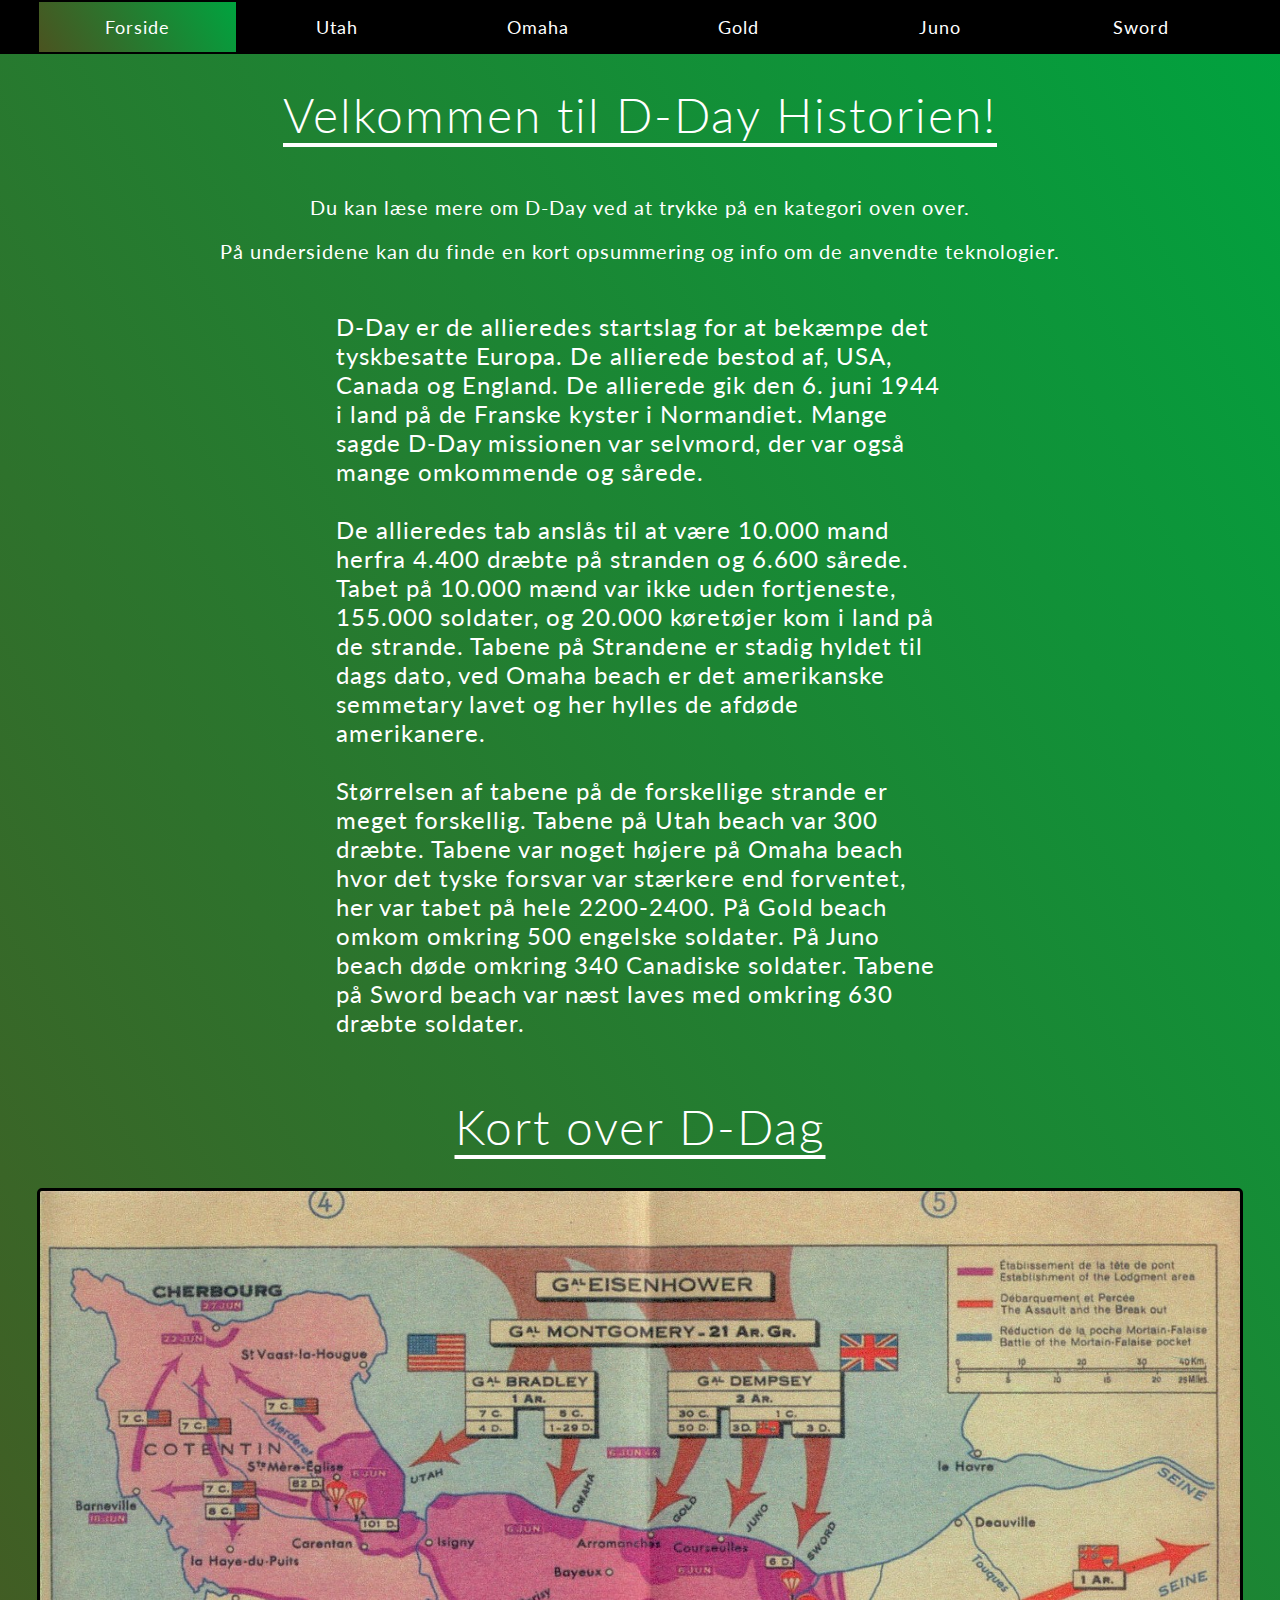
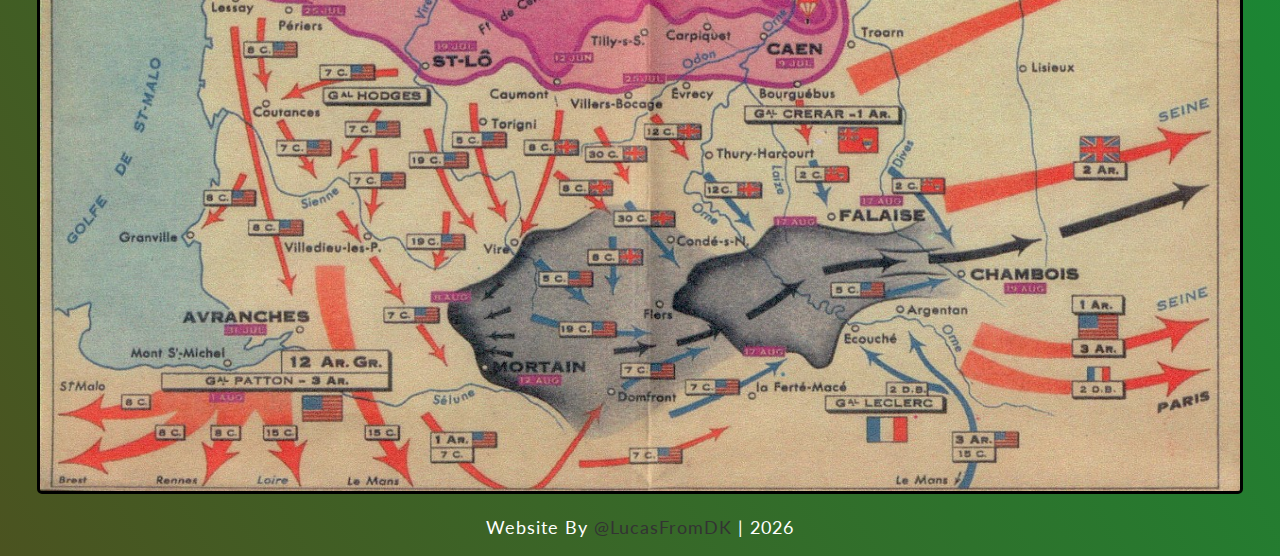
<file: index.html>
<!DOCTYPE html>
<html lang="en">

<!-- Primary Meta Tags -->
<title>D-Day Historien | Forside</title>
<meta name="title" content="D-Day Historien | Forside" />
<meta name="description" content="Lær mere om D-Day her, det er gratis og lige til!" />

<!-- Open Graph / Facebook -->
<meta property="og:type" content="website" />
<meta property="og:url" content="https://lucasfromdk.me/DDU/index.html" />
<meta property="og:title" content="D-Day Historien | Forside" />
<meta property="og:description" content="Lær mere om D-Day her, det er gratis og lige til!" />
<meta property="og:image" content="https://raw.githubusercontent.com/LucasFromDK/DDU/main/src/images/D-Day%20Map.jpg" />

<!-- Twitter -->
<meta property="twitter:card" content="summary_large_image" />
<meta property="twitter:url" content="https://lucasfromdk.me/DDU/index.html" />
<meta property="twitter:title" content="D-Day Historien | Forside" />
<meta property="twitter:description" content="Lær mere om D-Day her, det er gratis og lige til!" />
<meta property="twitter:image"
  content="https://raw.githubusercontent.com/LucasFromDK/DDU/main/src/images/D-Day%20Map.jpg" />

<head>
  <meta charset="UTF-8">
  <title>D-Day Historien | Forside</title>
  <link rel="shortcut icon" type="image/png" href="src/images/Favicon.png">
  <link rel="stylesheet" href="./style.css">
</head>

<body>
  <div class="topnav">
    <a class="active" href="index.html">Forside</a>
    <a class="topButton" href="utah.html">Utah</a>
    <a class="topButton" href="omaha.html">Omaha</a>
    <a class="topButton" href="gold.html">Gold</a>
    <a class="topButton" href="juno.html">Juno</a>
    <a class="topButton" href="sword.html">Sword</a>
  </div>

  <!--Hey! Welcome To The Console!-->
  <div class="header">

    <!--Content before Footer-->
    <div class="inner-header flex">
      <h1>Velkommen til D-Day Historien!</h1>
    </div>

    <div class="container">
      <p class="infoText" ;>Du kan læse mere om D-Day ved at trykke på en kategori oven over.</p>
      <p class="infoText">På undersidene kan du finde en kort opsummering og info om de anvendte teknologier.</p>

      <div class="center">
        <p class="textBox">
          D-Day er de allieredes startslag for at bekæmpe det tyskbesatte Europa.
          De allierede bestod af, USA, Canada og England. De allierede gik den 6. juni 1944 i land på de Franske kyster i Normandiet.
          Mange sagde D-Day missionen var selvmord, der var også mange omkommende og sårede. <br><br>

          De allieredes tab anslås til at være 10.000 mand herfra 4.400 dræbte på stranden og 6.600 sårede.
          Tabet på 10.000 mænd var ikke uden fortjeneste, 155.000 soldater, og 20.000 køretøjer kom i land på de strande.
          Tabene på Strandene er stadig hyldet til dags dato, ved Omaha beach er det amerikanske semmetary lavet og her hylles de afdøde amerikanere. <br><br>
          
          Størrelsen af tabene på de forskellige strande er meget forskellig. 
          Tabene på Utah beach var 300 dræbte. Tabene var noget højere på Omaha beach hvor det tyske forsvar var stærkere end forventet, her var tabet på hele 2200-2400. På Gold beach omkom omkring 500 engelske soldater. På Juno beach døde omkring 340 Canadiske soldater. Tabene på Sword beach var næst laves med omkring 630 dræbte soldater.
          </p>
      </div>
      <h1>Kort over D-Dag</h1>
      <img src="src/images/D-Day Map.jpg" width="1200" height="900">

    </div>

    <!--Footer Container-->
    <div>
      <div>
        <p class="footer-text">Website By <a href="https://github.com/LucasFromDK">@LucasFromDK</a> |
          <script src="src/scripts/yearHandler.js">;</script>
        </p>
      </div>

    </div>
    <!--Footer end-->
  </div>
  <!--Header ends-->

</body>

</html>
</file>
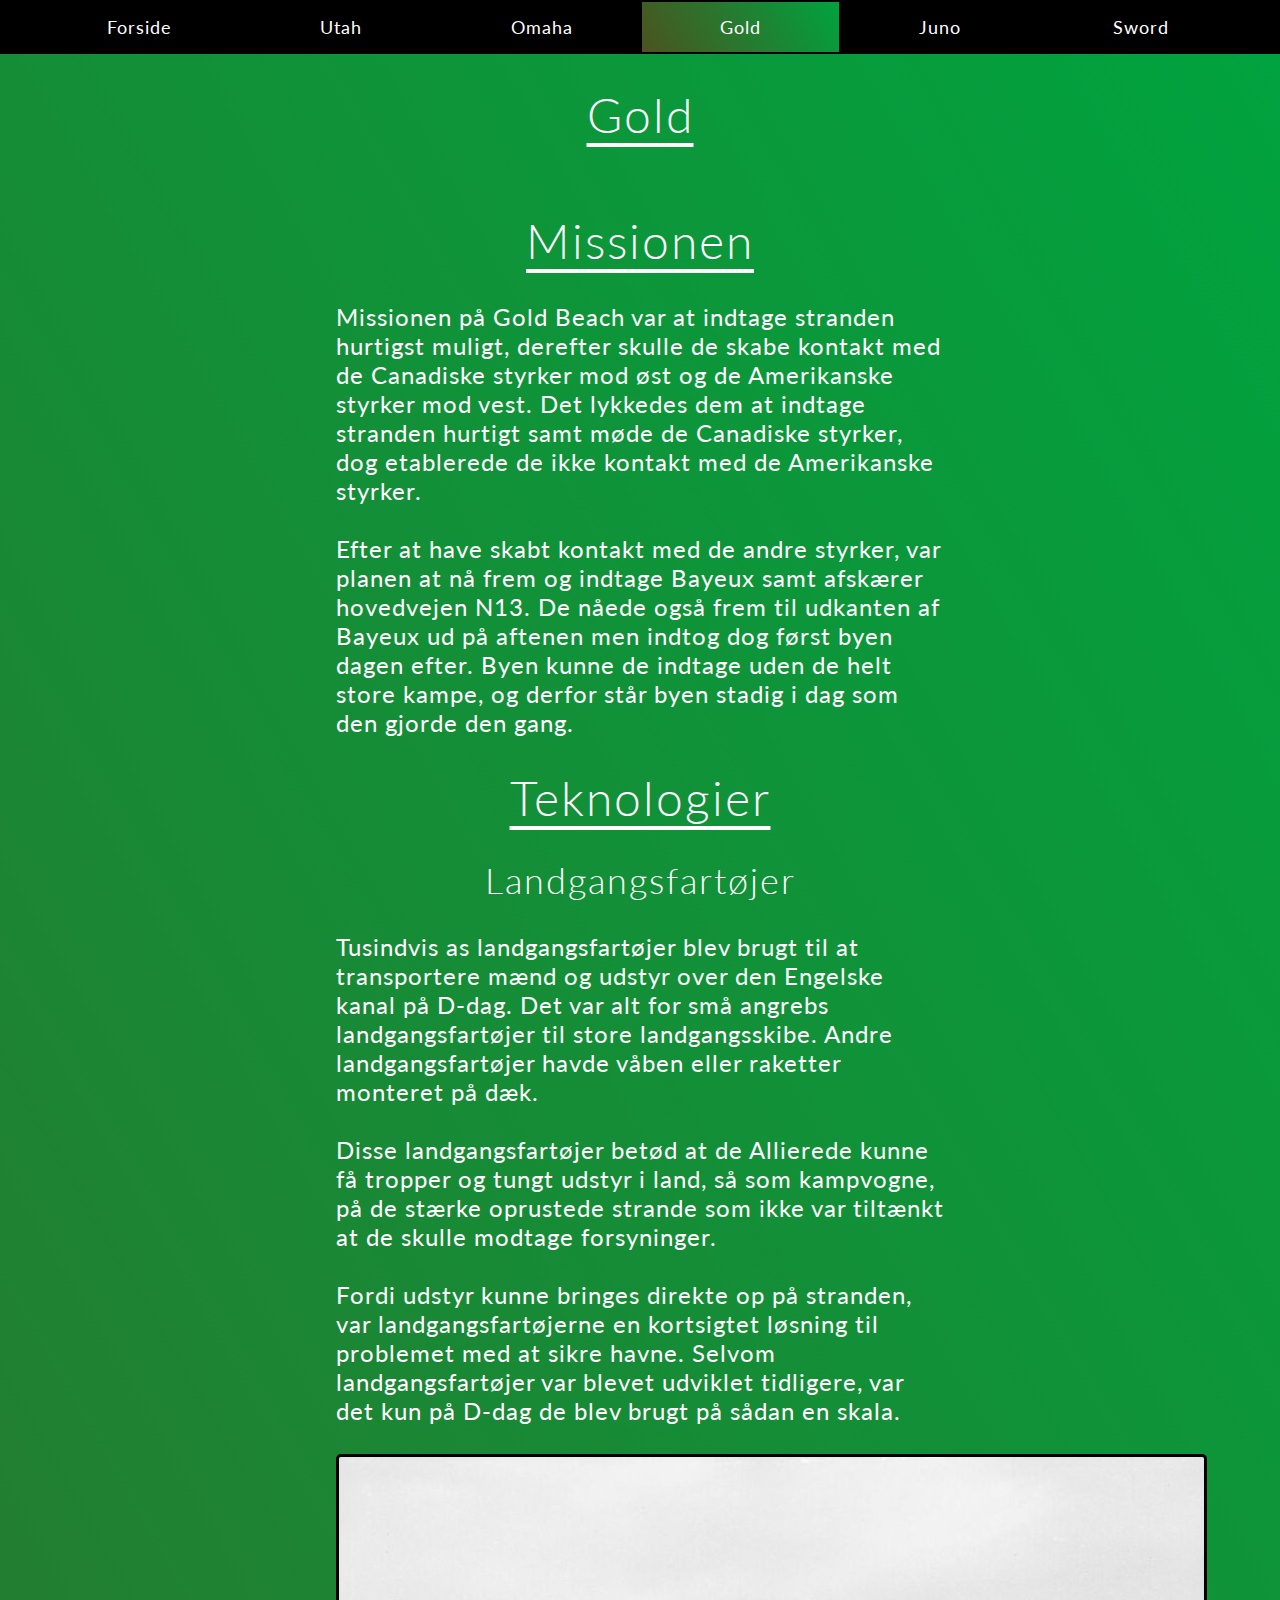
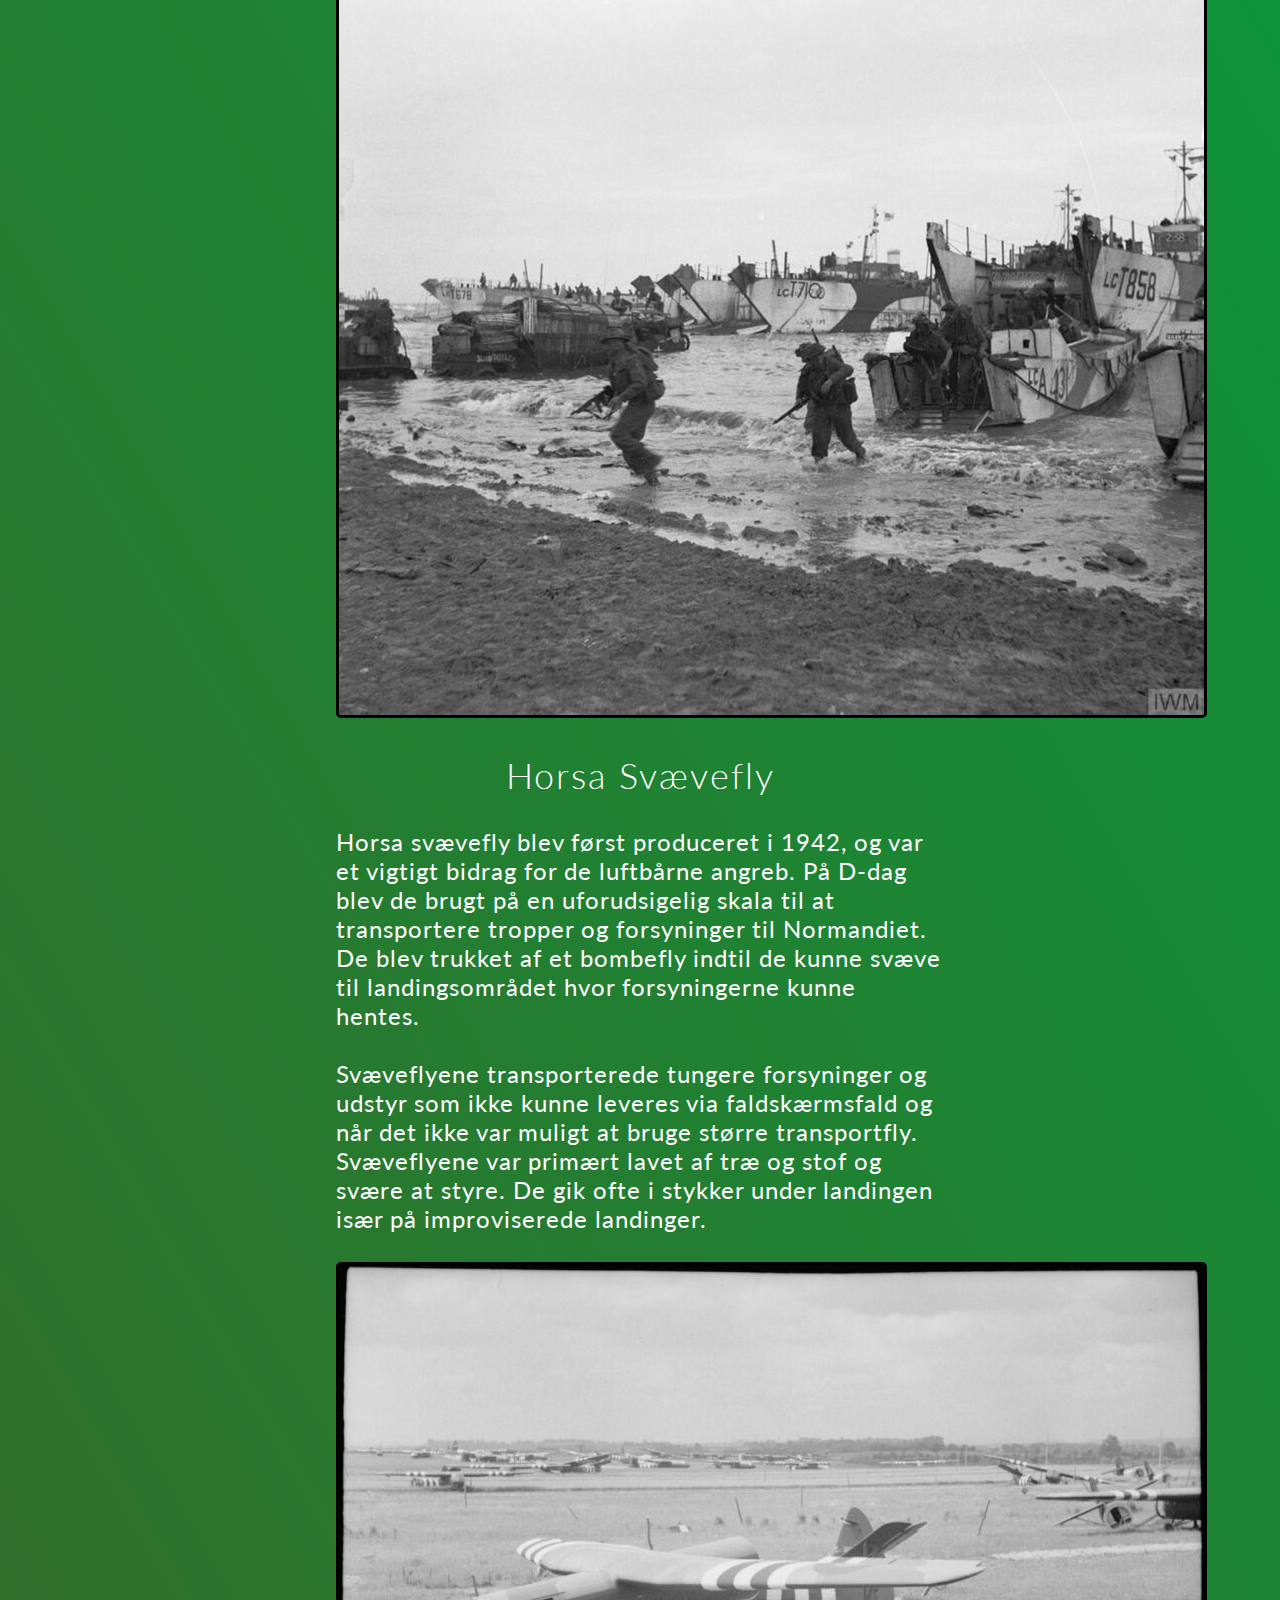
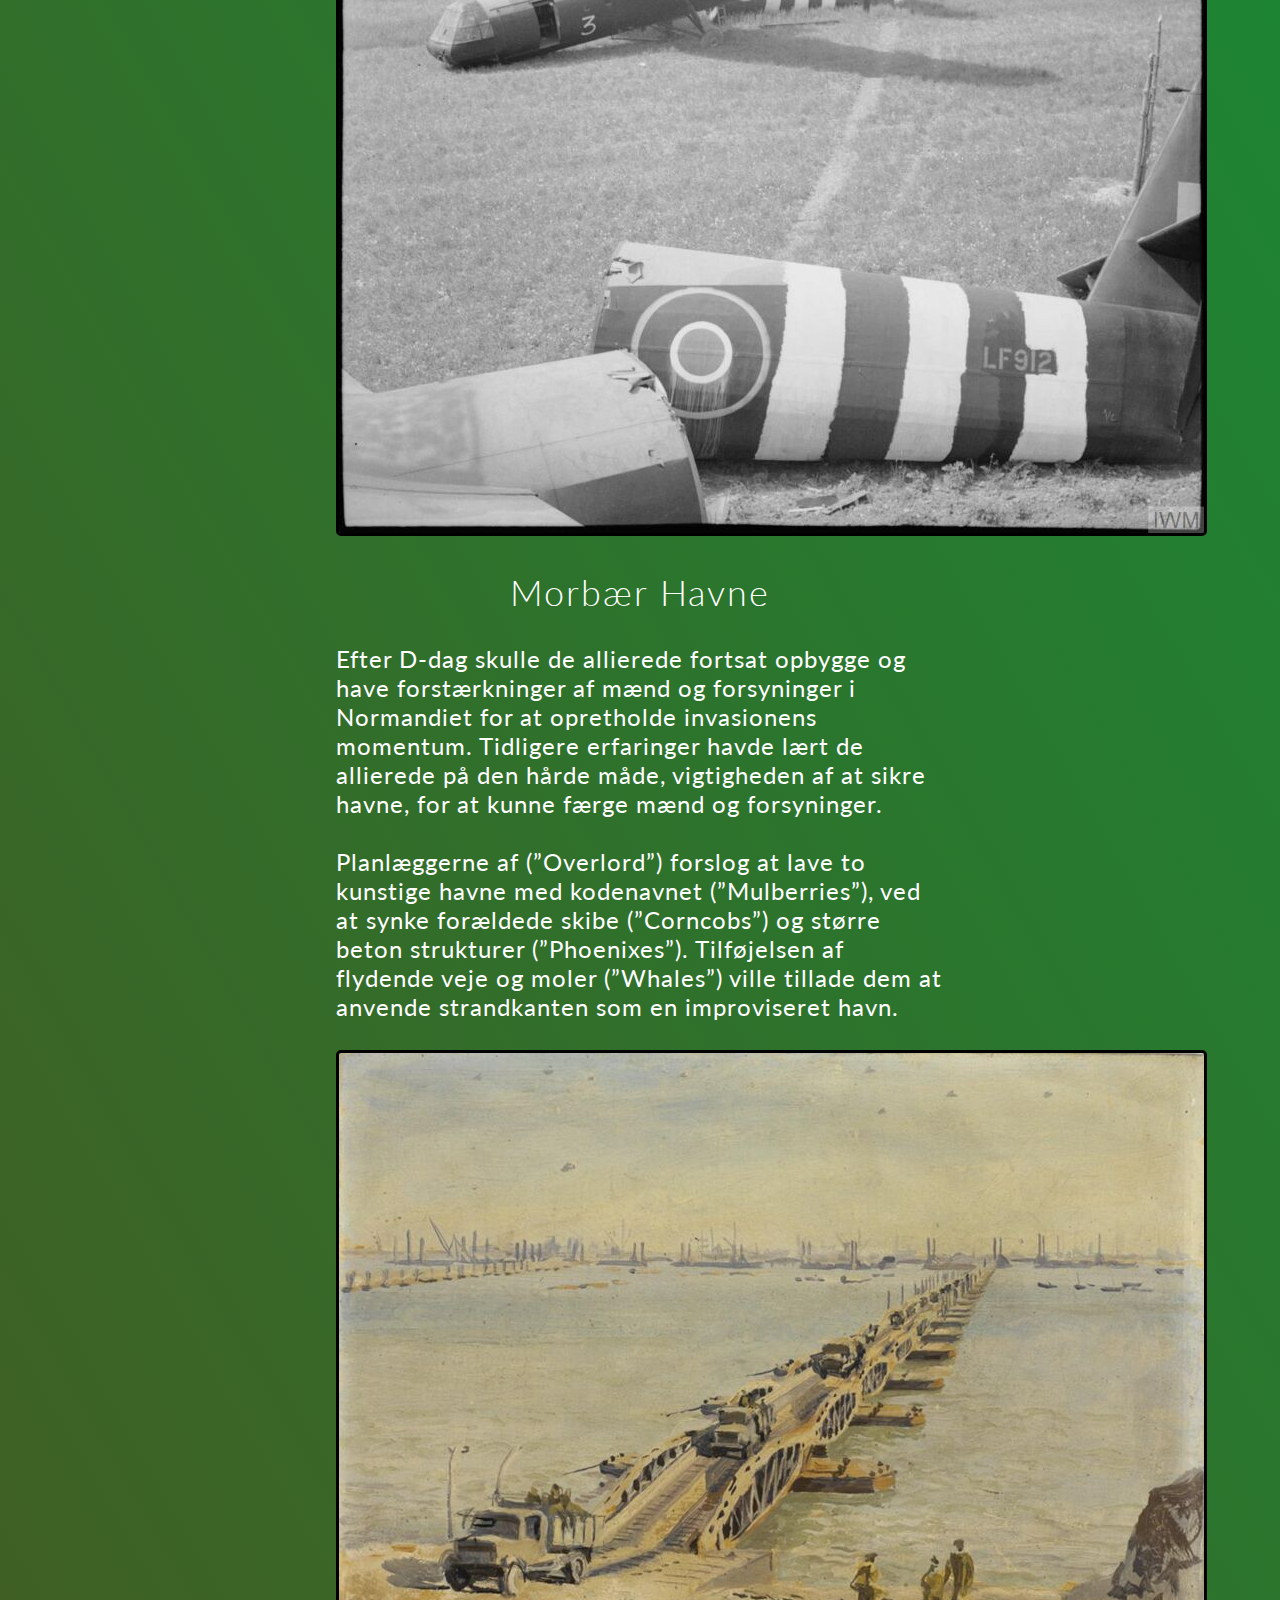
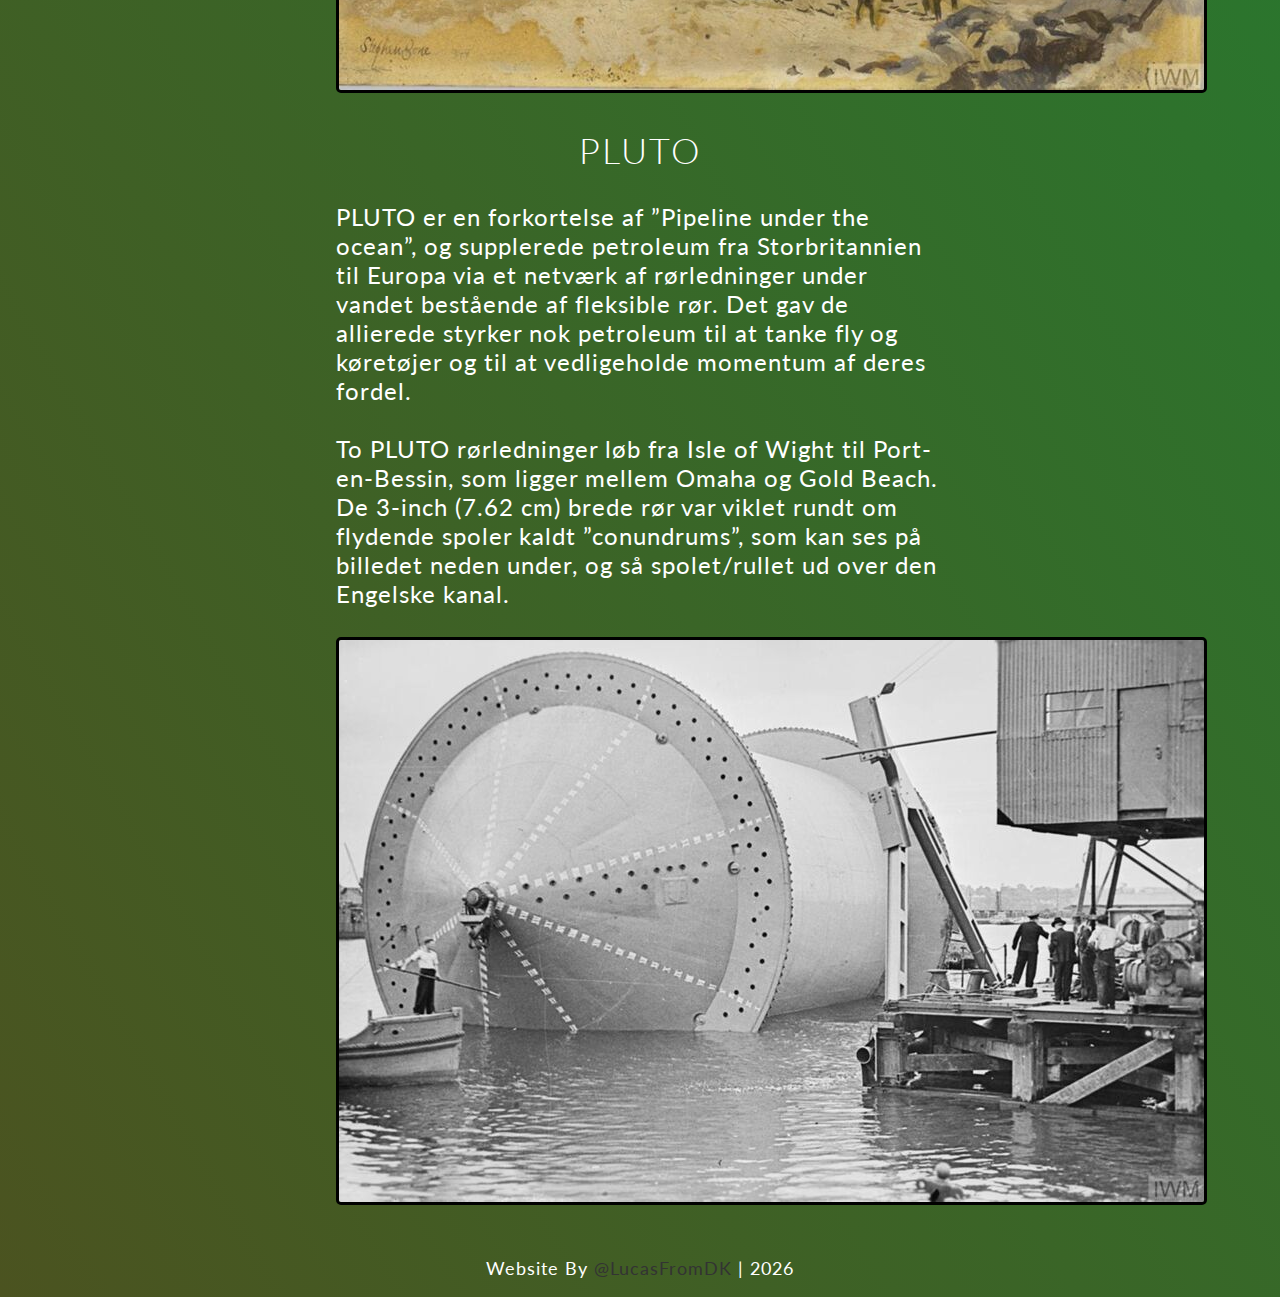
<file: gold.html>
<!DOCTYPE html>
<html lang="en">

<head>
  <meta charset="UTF-8">
  <title>D-Day Historien | Gold</title>
  <link rel="shortcut icon" type="image/png" href="src/images/Favicon.png">
  <link rel="stylesheet" href="./style.css">
</head>

<body>
  <div class="topnav">
    <a class="topButton" href="index.html">Forside</a>
    <a class="topButton" href="utah.html">Utah</a>
    <a class="topButton" href="omaha.html">Omaha</a>
    <a class="active" href="gold.html">Gold</a>
    <a class="topButton" href="juno.html">Juno</a>
    <a class="topButton" href="sword.html">Sword</a>
  </div>

  <!--Hey! Welcome To The Console!-->
  <div class="header">

    <!--Content before Footer-->
    <div class="inner-header flex">
      <h1>Gold</h1>
    </div>

    <div class="container">
      <div class="center">
        <h1>Missionen</h1>
        <p class="textBox">
          Missionen på Gold Beach var at indtage stranden hurtigst muligt, derefter skulle de skabe kontakt med de
          Canadiske styrker mod øst og de Amerikanske styrker mod vest. Det lykkedes dem at indtage stranden hurtigt
          samt
          møde de Canadiske styrker, dog etablerede de ikke kontakt med de Amerikanske styrker.
          <br><br>
          Efter at have skabt kontakt med de andre styrker, var planen at nå frem og indtage Bayeux samt afskærer
          hovedvejen N13. De nåede
          også frem til udkanten af Bayeux ud på aftenen men indtog dog først byen dagen efter. Byen kunne de indtage
          uden
          de helt store kampe, og derfor står byen stadig i dag som den gjorde den gang.
        </p>

        <h1>Teknologier</h1>
        <div>
          <h2>Landgangsfartøjer</h2>
          <p class="textBox">
            Tusindvis as landgangsfartøjer blev brugt til at transportere mænd og udstyr over den Engelske kanal på
            D-dag.
            Det var alt for små angrebs landgangsfartøjer til store landgangsskibe. Andre landgangsfartøjer havde våben
            eller raketter monteret på dæk.
            <br><br>
            Disse landgangsfartøjer betød at de Allierede kunne få tropper og tungt udstyr
            i land, så som kampvogne, på de stærke oprustede strande som ikke var tiltænkt at de skulle modtage
            forsyninger.
            <br><br>
            Fordi udstyr kunne bringes direkte op på stranden, var landgangsfartøjerne en kortsigtet løsning
            til problemet med at sikre havne. Selvom landgangsfartøjer var blevet udviklet tidligere, var det kun på
            D-dag
            de blev brugt på sådan en skala.
            <br><br>
            <img src="./src/images/Landingcraft.jpg">
          </p>

          <h2>Horsa Svævefly</h2>
          <p class="textBox">
            Horsa svævefly blev først produceret i 1942, og var et vigtigt bidrag for de luftbårne angreb. På D-dag blev
            de brugt på en uforudsigelig skala til at transportere tropper og forsyninger til Normandiet. De blev
            trukket af et bombefly indtil de kunne svæve til landingsområdet hvor forsyningerne kunne hentes.
            <br><br>
            Svæveflyene transporterede tungere forsyninger og udstyr som ikke kunne leveres via faldskærmsfald og når
            det ikke var muligt at bruge større transportfly. Svæveflyene var primært lavet af træ og stof og svære at
            styre. De gik ofte i stykker under landingen især på improviserede landinger.
            <br><br>
            <img src="./src/images/Horsa.jpg">
          </p>

          <h2>Morbær Havne</h2>
          <p class="textBox">
            Efter D-dag skulle de allierede fortsat opbygge og have forstærkninger af mænd og forsyninger i Normandiet
            for at opretholde invasionens momentum. Tidligere erfaringer havde lært de allierede på den hårde måde,
            vigtigheden af at sikre havne, for at kunne færge mænd og forsyninger. 
            <br><br>
            Planlæggerne af (”Overlord”) forslog at lave to kunstige havne med kodenavnet (”Mulberries”), ved at synke forældede skibe (”Corncobs”) og større
            beton strukturer (”Phoenixes”). Tilføjelsen af flydende veje og moler (”Whales”) ville tillade dem at
            anvende strandkanten som en improviseret havn.
            <br><br>
            <img src="./src/images/Mulberry.jpg">
          </p>

          <h2>PLUTO</h2>
          <p class="textBox">
          PLUTO er en forkortelse af ”Pipeline under the ocean”, og supplerede petroleum fra Storbritannien til Europa via et
          netværk af rørledninger under vandet bestående af fleksible rør. Det gav de allierede styrker nok petroleum til at tanke
          fly og køretøjer og til at vedligeholde momentum af deres fordel.
          <br><br>
          To PLUTO rørledninger løb fra Isle of Wight til
          Port-en-Bessin, som ligger mellem Omaha og Gold Beach. De 3-inch (7.62 cm) brede rør var viklet rundt om flydende spoler
          kaldt ”conundrums”, som kan ses på billedet neden under, og så spolet/rullet ud over den Engelske kanal.
          <br><br>
          <img src="./src/images/PLUTO.jpg">
          </p>
        </div>
      </div>

      <!--Footer Container-->
      <div>
        <div class="footer">
          <p class="footer-text">Website By <a href="https://github.com/LucasFromDK">@LucasFromDK</a> |
            <script src="src/scripts/yearHandler.js">;</script>
          </p>
        </div>
      </div>
      <!--Footer end-->
    </div>
    <!--Header ends-->

</body>

</html>
</file>
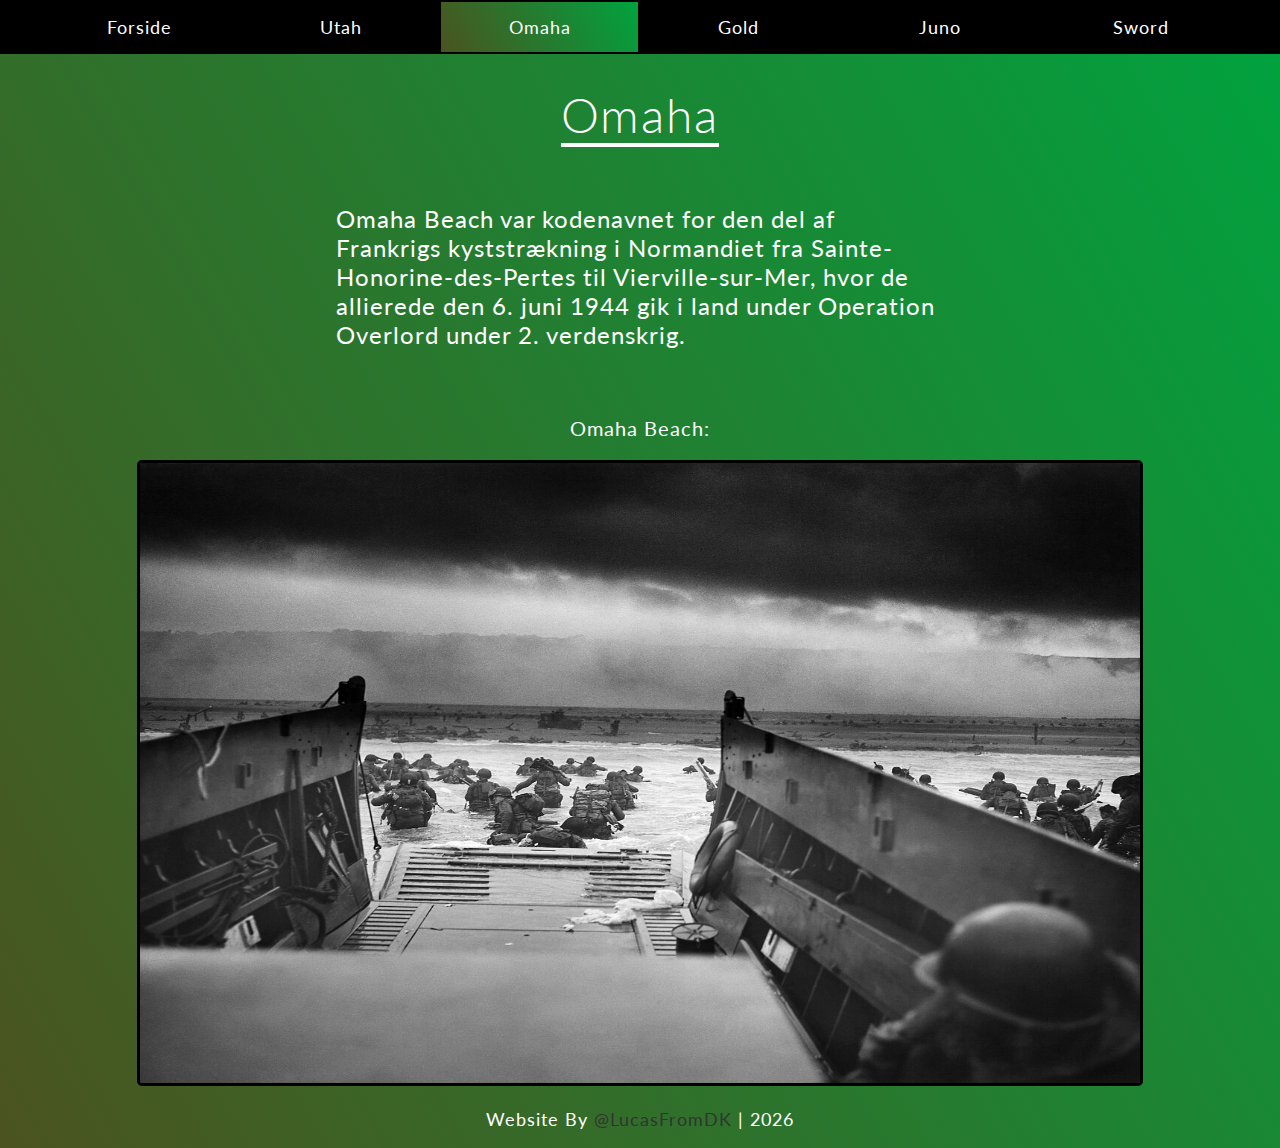
<file: omaha.html>
<!DOCTYPE html>
<html lang="en">

<head>
  <meta charset="UTF-8">
  <title>D-Day Historien | Omaha</title>
  <link rel="shortcut icon" type="image/png" href="src/images/Favicon.png">
  <link rel="stylesheet" href="./style.css">
</head>

<body>
  <div class="topnav">
    <a class="topButton" href="index.html">Forside</a>
    <a class="topButton" href="utah.html">Utah</a>
    <a class="active" href="omaha.html">Omaha</a>
    <a class="topButton" href="gold.html">Gold</a>
    <a class="topButton" href="juno.html">Juno</a>
    <a class="topButton" href="sword.html">Sword</a>
  </div>

  <!--Hey! Welcome To The Console!-->
  <div class="header">

    <!--Content before Footer-->
    <div class="inner-header flex">
      <h1>Omaha</h1>
    </div>

    <div class="container">
      <div class="center">
        <p class="textBox">
          Omaha Beach var kodenavnet for den del af Frankrigs kyststrækning i Normandiet fra
          Sainte-Honorine-des-Pertes til Vierville-sur-Mer, hvor de allierede den 6. juni 1944 gik i land under
          Operation Overlord under 2. verdenskrig.
        </p>
        <br>
      </div>

      <p class="infoText" ;>Omaha Beach:</p>
      <img src="src/images/Omaha Beach.jpg" width="1000px" height="620px">
    </div>

    <!--Footer Container-->
    <div>
      <div class="footer">
        <p class="footer-text">Website By <a href="https://github.com/LucasFromDK">@LucasFromDK</a> |
          <script src="src/scripts/yearHandler.js">;</script>
        </p>
      </div>
    </div>
    <!--Footer end-->
  </div>
  <!--Header ends-->

</body>

</html>
</file>
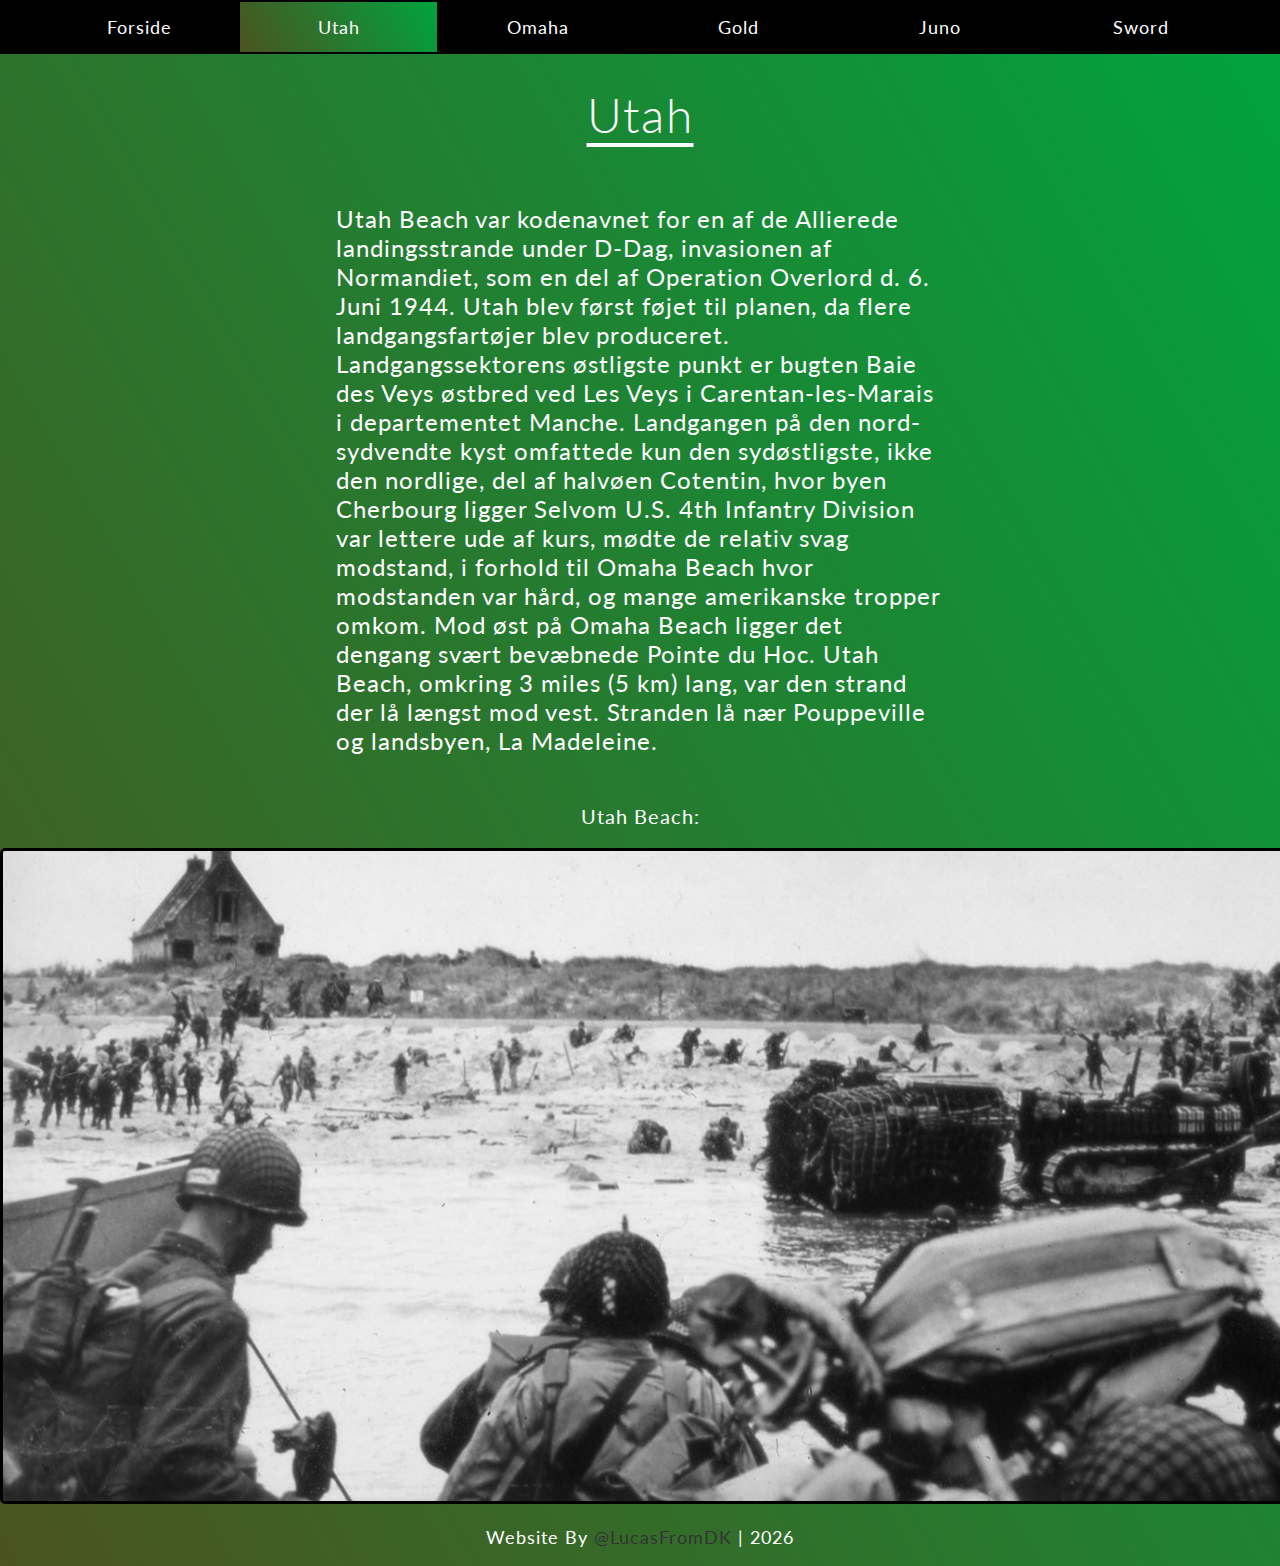
<file: utah.html>
<!DOCTYPE html>
<html lang="en">

<head>
  <meta charset="UTF-8">
  <title>D-Day Historien | Utah</title>
  <link rel="shortcut icon" type="image/png" href="src/images/Favicon.png">
  <link rel="stylesheet" href="./style.css">
</head>

<body>
  <div class="topnav">
    <a class="topButton" href="index.html">Forside</a>
    <a class="active" href="utah.html">Utah</a>
    <a class="topButton" href="omaha.html">Omaha</a>
    <a class="topButton" href="gold.html">Gold</a>
    <a class="topButton" href="juno.html">Juno</a>
    <a class="topButton" href="sword.html">Sword</a>
  </div>

  <!--Hey! Welcome To The Console!-->
  <div class="header">

    <!--Content before Footer-->
    <div class="inner-header flex">
      <h1>Utah</h1>
    </div>

    <div class="container">
      <div class="center">
        <p class="textBox">Utah Beach var kodenavnet for en af de Allierede landingsstrande under D-Dag, invasionen af
          Normandiet, som en del af Operation Overlord d. 6. Juni 1944. Utah blev først føjet til planen, da flere
          landgangsfartøjer blev produceret. Landgangssektorens østligste punkt er bugten Baie des Veys østbred ved
          Les
          Veys i Carentan-les-Marais i departementet Manche. Landgangen på den nord-sydvendte kyst omfattede kun den
          sydøstligste, ikke den nordlige, del af halvøen Cotentin, hvor byen Cherbourg ligger Selvom U.S. 4th
          Infantry
          Division var lettere ude af kurs, mødte de relativ svag modstand, i forhold til Omaha Beach hvor modstanden
          var
          hård, og mange amerikanske tropper omkom. Mod øst på Omaha Beach ligger det dengang svært bevæbnede Pointe
          du
          Hoc. Utah Beach, omkring 3 miles (5 km) lang, var den strand der lå længst mod vest. Stranden lå nær
          Pouppeville
          og landsbyen, La Madeleine.</p>
      </div>

      <p class="infoText" ;>Utah Beach:</p>
      <img src="src/images/Utah Beach.jpg" height="650px">
    </div>

    <!--Footer Container-->
    <div>
      <div class="footer">
        <p class="footer-text">Website By <a href="https://github.com/LucasFromDK">@LucasFromDK</a> |
          <script src="src/scripts/yearHandler.js">;</script>
        </p>
      </div>
    </div>
    <!--Footer end-->
  </div>
  <!--Header ends-->

</body>

</html>
</file>
<file: style.css>
@import url(//fonts.googleapis.com/css?family=Lato:300:400);

img {
  border-style:  solid;
  border-color: black;
  border-radius: 5px;
  margin-left: auto;
  margin-right: auto;
}

.textBox {
  width: 50%;
  margin-left: auto;
  margin-right: auto;
  color: white;
  text-align: left;
}

.center {
  margin: auto;
  width: 95%;
  height: fit-content;
  padding: 5px;
}

.topnav {
  overflow: hidden;
  background-color: black;
  display: flex;
  align-items: center;
  justify-content: center;
  min-height: 6vh;
}

.topnav a {
  float: left;
  text-align: center;
  padding: 14px 16px;
  width: 165px;
  height: fit-content;
  text-decoration: none;
  font-family: 'Lato', sans-serif;
  letter-spacing: 1px;
  font-size: 18px;
  color: white;
}

.topnav a.active {
  background: linear-gradient(60deg, #4B5320 0%, rgb(0, 163, 63) 100%);
  color: white;
  width: 165px;
}

.container {
  display: contents;
  flex-direction: row;
  justify-content: space-evenly;
  align-items: center;
  text-align: center;
  min-height: 100vh;
}

.topButton {
  margin: 2px;
  cursor: pointer;
  border: none;
  color: white;
  background-color: white;
  transition: ease-in 0.2s;
  background: linear-gradient(to left, rgb(0, 0, 0) 50%, #4B5320 50%, rgb(0, 163, 63) 100%) right;
  background-size: 200%;
}

.topButton:hover {
  background-position: left;
  color: white;
}

.cButton {
  padding: 10px;
  cursor: pointer;
  width: 200px;
  height: fit-content;
  border: none;
  color: black;
  background-color: rgb(255, 255, 255);
  border-radius: 10px;
  font-size: 1rem;
  outline: none;
  transition: ease-in 0.5s;
  background: linear-gradient(to left, rgb(255, 255, 255) 50%, rgb(238, 0, 255) 50%, rgb(149, 0, 255) 100%) right;
  background-size: 200%;
}

.cButton:hover {
background-position: left;
color: white
}

body {
  margin: 0;
  min-height: 100vh;
  background: linear-gradient(60deg, #4B5320 0%, rgb(0, 163, 63) 100%);
}

h1 {
  font-family: 'Lato', sans-serif;
  font-weight: 300;
  letter-spacing: 2px;
  font-size: 48px;
  text-decoration: underline #fff;
  text-underline-offset: 10px;
}

h2 {
  font-family: 'Lato', sans-serif;
  font-weight: 300;
  letter-spacing: 2px;
  font-size: 36px;
}

p {
  font-family: 'Lato', sans-serif;
  letter-spacing: 1px;
  font-size: 24px;
  color: #333333;
}

a {
  text-decoration: none;
  font-family: 'Lato', sans-serif;
  letter-spacing: 1px;
  font-size: 18px;
  color: #333333;
}

.infoText {
  text-decoration: none;
  font-family: 'Lato', sans-serif;
  letter-spacing: 1px;
  font-size: 20px;
  color: #fff
}

.header {
  height: auto;
  position: relative;
  text-align: center;
  color: white;
  min-height: 110vh; /* Change value to move bottom white square */
}

.logo {
  width:50px;
  fill:white;
  padding-right:15px;
  display:inline-block;
  vertical-align: middle;
}

.inner-header {
  height: fit-content;
  width: 100%;
  margin: 0;
  padding: 0;
}

.flex { /*Flexbox for containers*/
  display: flex;
  justify-content: center;
  align-items: center;
  text-align: center;
}

.content {
  position: relative;
  height: 15vh;
  text-align: center;
  background-color: white;
}

.footer {
  margin-top: auto;
}

.footer-text {
  height: fit-content;
  position: relative;
  bottom: 0px;
  left: 50%;
  transform: translateX(-50%);
  font-family: 'Lato', sans-serif;
  letter-spacing: 1px;
  font-size: 18px;
  color: #FFF;
}

/* Animation */
.parallax > use {
  animation: move-forever 25s cubic-bezier(.55,.5,.45,.5) infinite;
}
.parallax > use:nth-child(1) {
  animation-delay: -2s;
  animation-duration: 7s;
}
.parallax > use:nth-child(2) {
  animation-delay: -3s;
  animation-duration: 10s;
}
.parallax > use:nth-child(3) {
  animation-delay: -4s;
  animation-duration: 13s;
}
.parallax > use:nth-child(4) {
  animation-delay: -5s;
  animation-duration: 20s;
}
@keyframes move-forever {
  0% {
    transform: translateX(-90px);
  }
  100% {
    transform: translateX(90px);
  }
}

/*Shrinking for mobile*/
@media (max-width: 768px) {
  .waves {
    height: 40px;
    min-height: 40px;
  }
  .content {
    height: 30vh;
  }
  h1 {
    font-size: 24px;
  }
}
</file>
